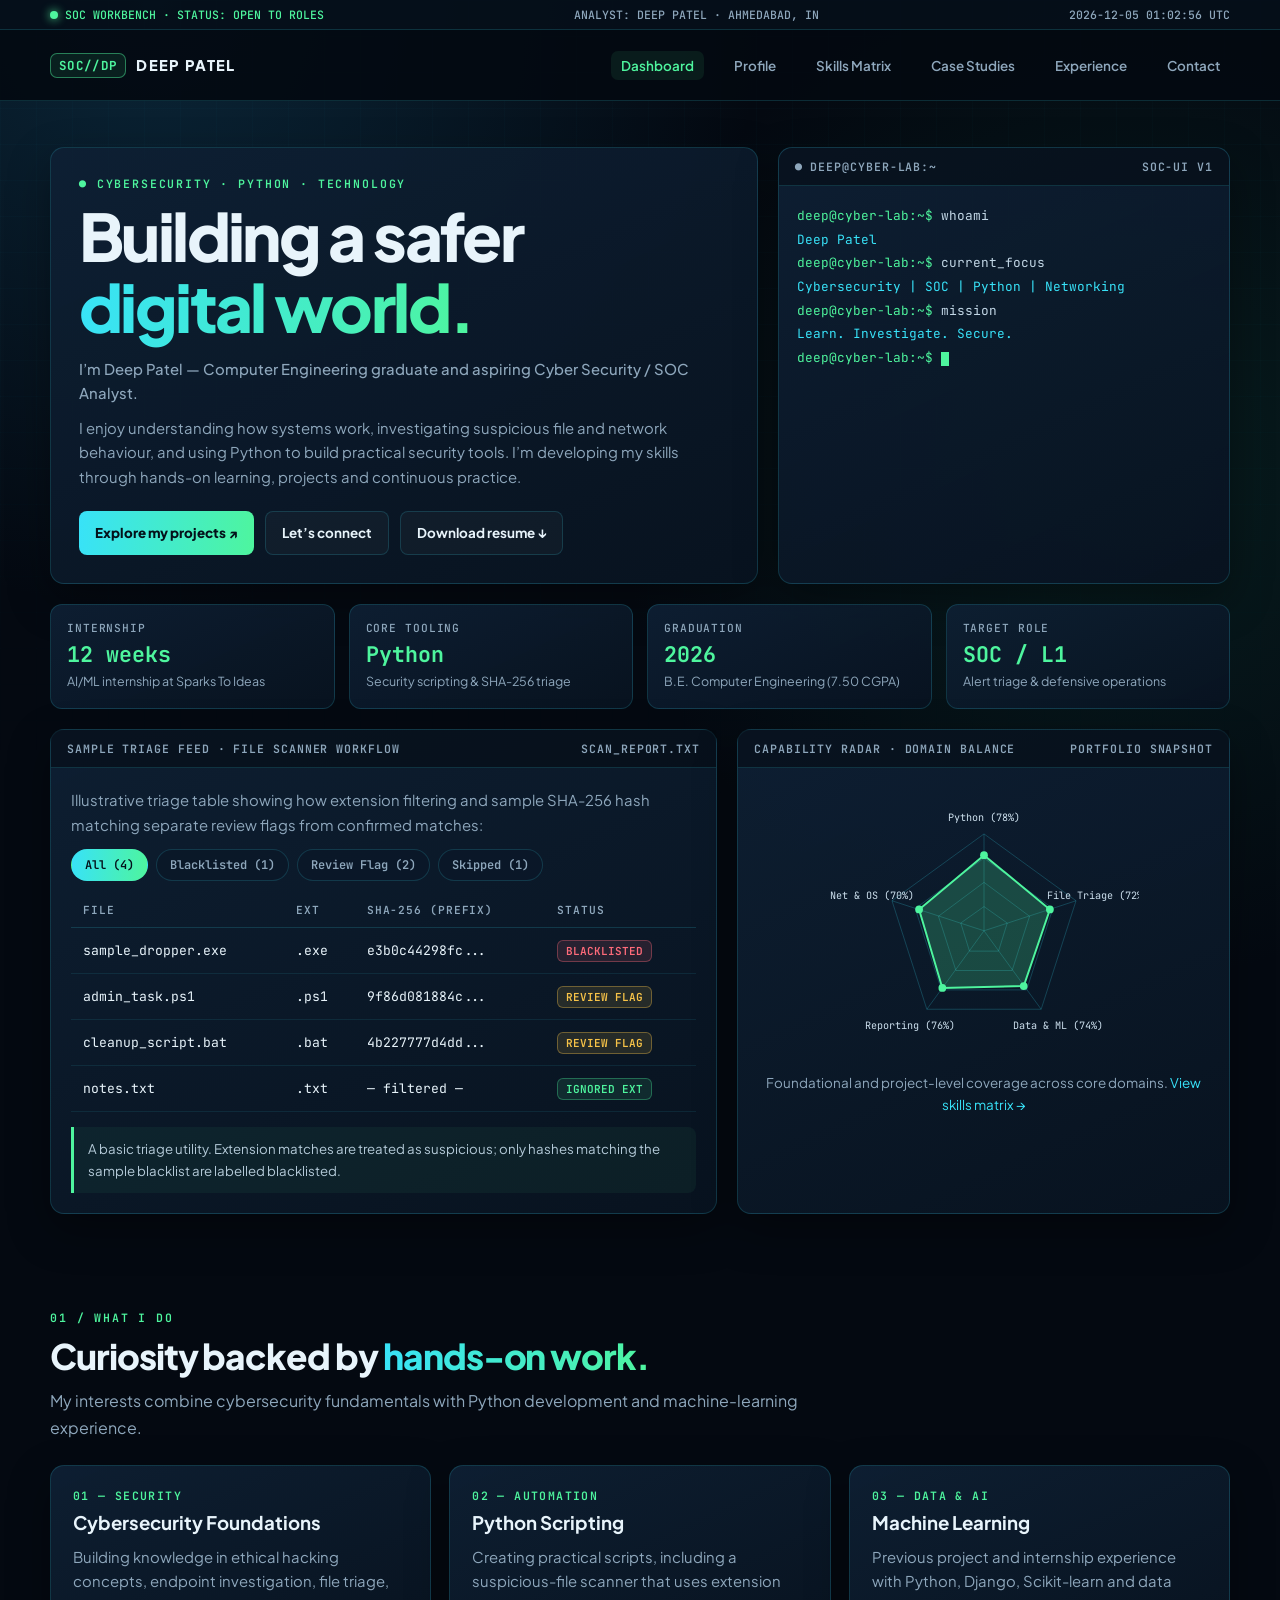
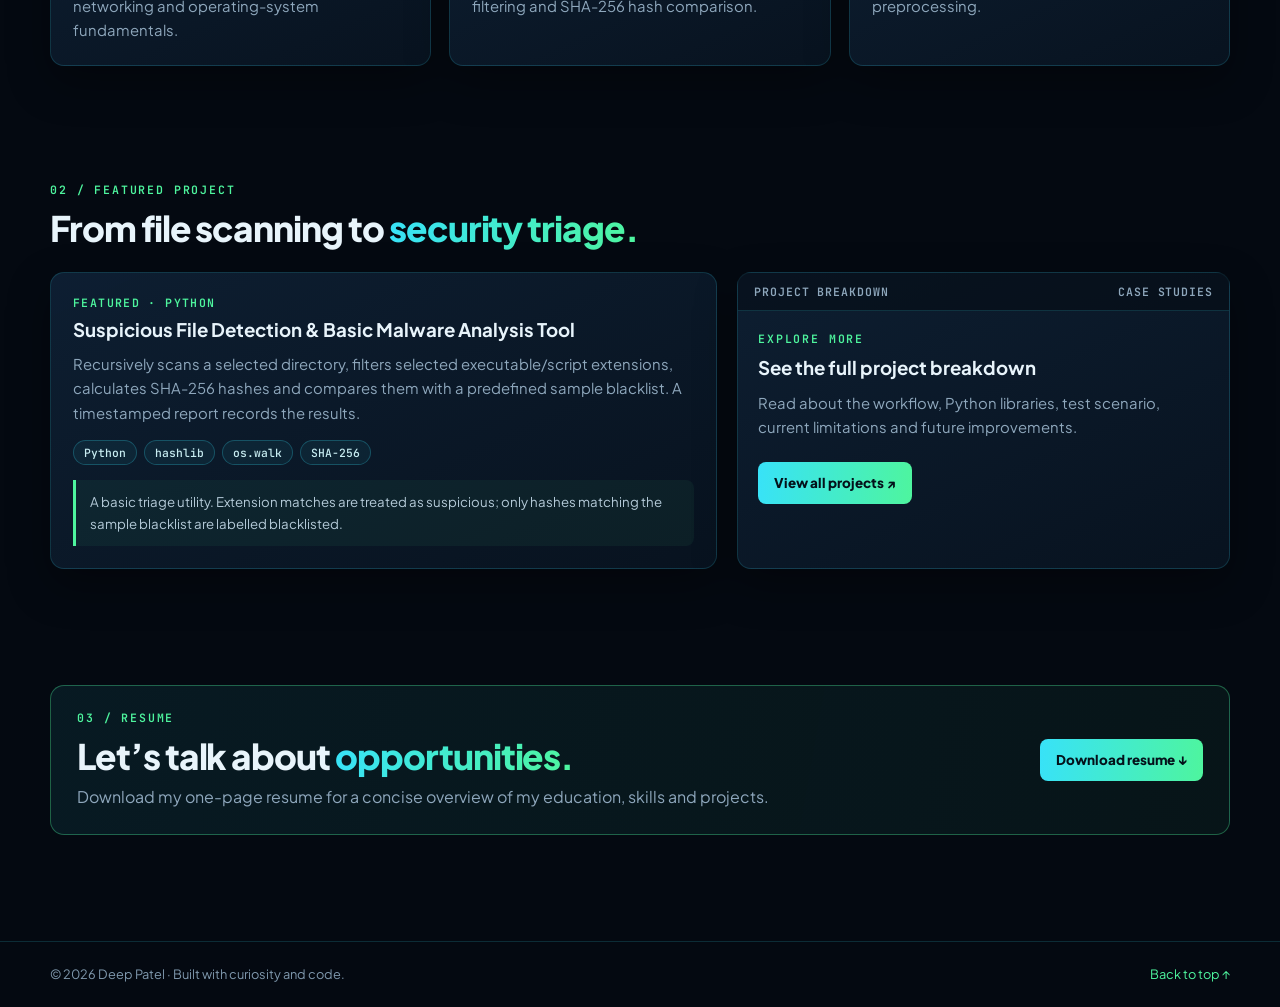
<file: index.html>
<!doctype html>
<html lang="en">
<head>
  <meta charset="utf-8">
  <meta name="viewport" content="width=device-width, initial-scale=1">
  <meta name="description" content="Deep Patel — Cybersecurity, Python and AI/ML portfolio.">
  <meta name="theme-color" content="#040911">
  <title>Cybersecurity Portfolio | Deep Patel</title>
  <link rel="stylesheet" href="assets/style.css">
</head>
<body>
<div class="page-enter">
<div class="soc-topbar">
  <div class="wrap soc-topbar-inner">
    <span class="status-pill"><span class="pulse-dot"></span>SOC WORKBENCH · STATUS: OPEN TO ROLES</span>
    <span>ANALYST: DEEP PATEL · AHMEDABAD, IN</span>
    <span id="soc-clock">2026-11-26 12:00:00 UTC</span>
  </div>
</div>
<header class="site-header"><div class="wrap nav">
  <a class="brand" href="index.html"><span class="brand-mark">SOC//DP</span>DEEP PATEL</a>
  <button class="menu-toggle" aria-label="Open navigation" aria-expanded="false">☰</button>
  <ul class="nav-links">
    <li><a href="index.html">Dashboard</a></li>
    <li><a href="about.html">Profile</a></li>
    <li><a href="skills.html">Skills Matrix</a></li>
    <li><a href="projects.html">Case Studies</a></li>
    <li><a href="experience.html">Experience</a></li>
    <li><a href="contact.html">Contact</a></li>
  </ul>
</div></header>
<main>
  <section class="dashboard-hero">
    <div class="wrap">
      <div class="dash-top-grid">
        <div class="soc-panel hero-card reveal">
          <div>
            <div class="kicker">● Cybersecurity · Python · Technology</div>
            <h1>Building a safer<br><span class="gradient">digital world.</span></h1>
            <p class="lead" style="margin-top:14px">I&rsquo;m Deep Patel — Computer Engineering graduate and aspiring Cyber Security / SOC Analyst.</p>
            <p class="muted" style="margin-top:10px;font-size:0.93rem">I enjoy understanding how systems work, investigating suspicious file and network behaviour, and using Python to build practical security tools. I&rsquo;m developing my skills through hands-on learning, projects and continuous practice.</p>
          </div>
          <div class="actions">
            <a class="btn btn-primary" href="projects.html">Explore my projects ↗</a>
            <a class="btn" href="contact.html">Let&rsquo;s connect</a>
            <a class="btn" href="resume.pdf" download>Download resume ↓</a>
          </div>
        </div>

        <div class="terminal reveal">
          <div class="soc-panel-head">
            <span>● deep@cyber-lab:~</span>
            <span>SOC-UI v1</span>
          </div>
          <div class="terminal-body">
            <span class="prompt">deep@cyber-lab:~$</span> whoami<br><span class="term-cyan">Deep Patel</span><br>
            <span class="prompt">deep@cyber-lab:~$</span> current_focus<br><span class="term-cyan" data-typing="Cybersecurity | SOC | Python | Networking"></span><br>
            <span class="prompt">deep@cyber-lab:~$</span> mission<br><span class="term-cyan">Learn. Investigate. Secure.</span><br>
            <span class="prompt">deep@cyber-lab:~$</span> <span class="cursor"></span>
          </div>
        </div>
      </div>

      <div class="kpi-strip stagger">
        <div class="kpi-box">
          <div class="kpi-label">INTERNSHIP</div>
          <div class="kpi-value">12 weeks</div>
          <div class="kpi-sub">AI/ML internship at Sparks To Ideas</div>
        </div>
        <div class="kpi-box">
          <div class="kpi-label">CORE TOOLING</div>
          <div class="kpi-value">Python</div>
          <div class="kpi-sub">Security scripting &amp; SHA-256 triage</div>
        </div>
        <div class="kpi-box">
          <div class="kpi-label">GRADUATION</div>
          <div class="kpi-value">2026</div>
          <div class="kpi-sub">B.E. Computer Engineering (7.50 CGPA)</div>
        </div>
        <div class="kpi-box">
          <div class="kpi-label">TARGET ROLE</div>
          <div class="kpi-value">SOC / L1</div>
          <div class="kpi-sub">Alert triage &amp; defensive operations</div>
        </div>
      </div>

      <div class="dash-main-grid">
        <div class="soc-panel reveal">
          <div class="soc-panel-head">
            <span>SAMPLE TRIAGE FEED · FILE SCANNER WORKFLOW</span>
            <span>SCAN_REPORT.TXT</span>
          </div>
          <div class="soc-panel-body">
            <p style="margin-top:0;margin-bottom:12px">Illustrative triage table showing how extension filtering and sample SHA-256 hash matching separate review flags from confirmed matches:</p>
            <div class="filter-bar" style="margin-bottom:12px" role="group" aria-label="Filter sample triage rows">
              <button class="filter-btn active" type="button" data-triage-filter="all">All (4)</button>
              <button class="filter-btn" type="button" data-triage-filter="high">Blacklisted (1)</button>
              <button class="filter-btn" type="button" data-triage-filter="med">Review Flag (2)</button>
              <button class="filter-btn" type="button" data-triage-filter="clean">Skipped (1)</button>
            </div>
            <div class="triage-table-wrap">
              <table class="triage-table">
                <thead>
                  <tr>
                    <th>File</th>
                    <th>Ext</th>
                    <th>SHA-256 (Prefix)</th>
                    <th>Status</th>
                  </tr>
                </thead>
                <tbody>
                  <tr data-triage-row="high">
                    <td><code>sample_dropper.exe</code></td>
                    <td><code>.exe</code></td>
                    <td><code>e3b0c44298fc...</code></td>
                    <td><span class="sev-badge sev-high">Blacklisted</span></td>
                  </tr>
                  <tr data-triage-row="med">
                    <td><code>admin_task.ps1</code></td>
                    <td><code>.ps1</code></td>
                    <td><code>9f86d081884c...</code></td>
                    <td><span class="sev-badge sev-med">Review Flag</span></td>
                  </tr>
                  <tr data-triage-row="med">
                    <td><code>cleanup_script.bat</code></td>
                    <td><code>.bat</code></td>
                    <td><code>4b227777d4dd...</code></td>
                    <td><span class="sev-badge sev-med">Review Flag</span></td>
                  </tr>
                  <tr data-triage-row="clean">
                    <td><code>notes.txt</code></td>
                    <td><code>.txt</code></td>
                    <td><code>— filtered —</code></td>
                    <td><span class="sev-badge sev-clean">Ignored Ext</span></td>
                  </tr>
                </tbody>
              </table>
            </div>
            <div class="callout">A basic triage utility. Extension matches are treated as suspicious; only hashes matching the sample blacklist are labelled blacklisted.</div>
          </div>
        </div>

        <div class="soc-panel reveal">
          <div class="soc-panel-head">
            <span>CAPABILITY RADAR · DOMAIN BALANCE</span>
            <span>PORTFOLIO SNAPSHOT</span>
          </div>
          <div class="soc-panel-body">
            <div class="radar-wrap">
              <svg class="radar-svg" viewBox="0 0 320 270" role="img" aria-label="Capability radar across Python Scripting, File Triage, Networking and OS, Data and ML, and Reporting">
                <g stroke="rgba(56,226,248,0.22)" fill="none" stroke-width="1">
                  <polygon points="160,35 255,104 219,216 101,216 65,104" />
                  <polygon points="160,60 231,112 204,196 116,196 89,112" />
                  <polygon points="160,85 207,120 189,176 131,176 113,120" />
                  <polygon points="160,110 184,127 175,156 145,156 136,127" />
                  <line x1="160" y1="135" x2="160" y2="35" />
                  <line x1="160" y1="135" x2="255" y2="104" />
                  <line x1="160" y1="135" x2="219" y2="216" />
                  <line x1="160" y1="135" x2="101" y2="216" />
                  <line x1="160" y1="135" x2="65" y2="104" />
                </g>
                <polygon points="160,57 228,113 201,192 117,194 93,113" fill="rgba(78,245,158,0.22)" stroke="#4ef59e" stroke-width="2" />
                <g fill="#4ef59e">
                  <circle cx="160" cy="57" r="4" />
                  <circle cx="228" cy="113" r="4" />
                  <circle cx="201" cy="192" r="4" />
                  <circle cx="117" cy="194" r="4" />
                  <circle cx="93" cy="113" r="4" />
                </g>
                <g fill="#cde0ee" font-family="JetBrains Mono, monospace" font-size="10.5" text-anchor="middle">
                  <text x="160" y="22">Python (78%)</text>
                  <text x="278" y="102">File Triage (72%)</text>
                  <text x="236" y="236">Data &amp; ML (74%)</text>
                  <text x="84" y="236">Reporting (76%)</text>
                  <text x="44" y="102">Net &amp; OS (70%)</text>
                </g>
              </svg>
            </div>
            <p style="font-size:0.84rem;text-align:center;margin-top:6px">Foundational and project-level coverage across core domains. <a href="skills.html" style="color:var(--cyan)">View skills matrix →</a></p>
          </div>
        </div>
      </div>
    </div>
  </section>

  <section class="page-section">
    <div class="wrap">
      <div class="section-head reveal">
        <div class="kicker">01 / What I do</div>
        <h2>Curiosity backed by <span class="gradient">hands-on work.</span></h2>
        <p class="intro">My interests combine cybersecurity fundamentals with Python development and machine-learning experience.</p>
      </div>
      <div class="grid-3 stagger">
        <article class="card"><div class="card-index">01 — SECURITY</div><h3>Cybersecurity Foundations</h3><p>Building knowledge in ethical hacking concepts, endpoint investigation, file triage, networking and operating-system fundamentals.</p></article>
        <article class="card"><div class="card-index">02 — AUTOMATION</div><h3>Python Scripting</h3><p>Creating practical scripts, including a suspicious-file scanner that uses extension filtering and SHA-256 hash comparison.</p></article>
        <article class="card"><div class="card-index">03 — DATA &amp; AI</div><h3>Machine Learning</h3><p>Previous project and internship experience with Python, Django, Scikit-learn and data preprocessing.</p></article>
      </div>
    </div>
  </section>

  <section class="page-section">
    <div class="wrap">
      <div class="section-head reveal">
        <div class="kicker">02 / Featured project</div>
        <h2>From file scanning to <span class="gradient">security triage.</span></h2>
      </div>
      <div class="two-col">
        <article class="card reveal">
          <div class="card-index">FEATURED · PYTHON</div>
          <h3>Suspicious File Detection &amp; Basic Malware Analysis Tool</h3>
          <p>Recursively scans a selected directory, filters selected executable/script extensions, calculates SHA-256 hashes and compares them with a predefined sample blacklist. A timestamped report records the results.</p>
          <div class="tags"><span class="tag">Python</span><span class="tag">hashlib</span><span class="tag">os.walk</span><span class="tag">SHA-256</span></div>
          <div class="callout">A basic triage utility. Extension matches are treated as suspicious; only hashes matching the sample blacklist are labelled blacklisted.</div>
        </article>
        <div class="soc-panel reveal">
          <div class="soc-panel-head"><span>PROJECT BREAKDOWN</span><span>CASE STUDIES</span></div>
          <div class="soc-panel-body">
            <div class="kicker">Explore more</div>
            <h3>See the full project breakdown</h3>
            <p style="margin-top:10px">Read about the workflow, Python libraries, test scenario, current limitations and future improvements.</p>
            <div class="actions"><a class="btn btn-primary" href="projects.html">View all projects ↗</a></div>
          </div>
        </div>
      </div>
    </div>
  </section>

  <section class="page-section">
    <div class="wrap">
      <div class="resume-banner reveal">
        <div>
          <div class="kicker">03 / Resume</div>
          <h2>Let&rsquo;s talk about <span class="gradient">opportunities.</span></h2>
          <p style="color:var(--muted);margin-top:7px">Download my one-page resume for a concise overview of my education, skills and projects.</p>
        </div>
        <a class="btn btn-primary" href="resume.pdf" download>Download resume ↓</a>
      </div>
    </div>
  </section>
</main>
<footer class="site-footer"><div class="wrap footer-inner">
  <span>© <span data-year></span> Deep Patel · Built with curiosity and code.</span>
  <span><a href="index.html">Back to top ↑</a></span>
</div></footer>
<script src="assets/script.js"></script>
</div>
</body>
</html>
</file>
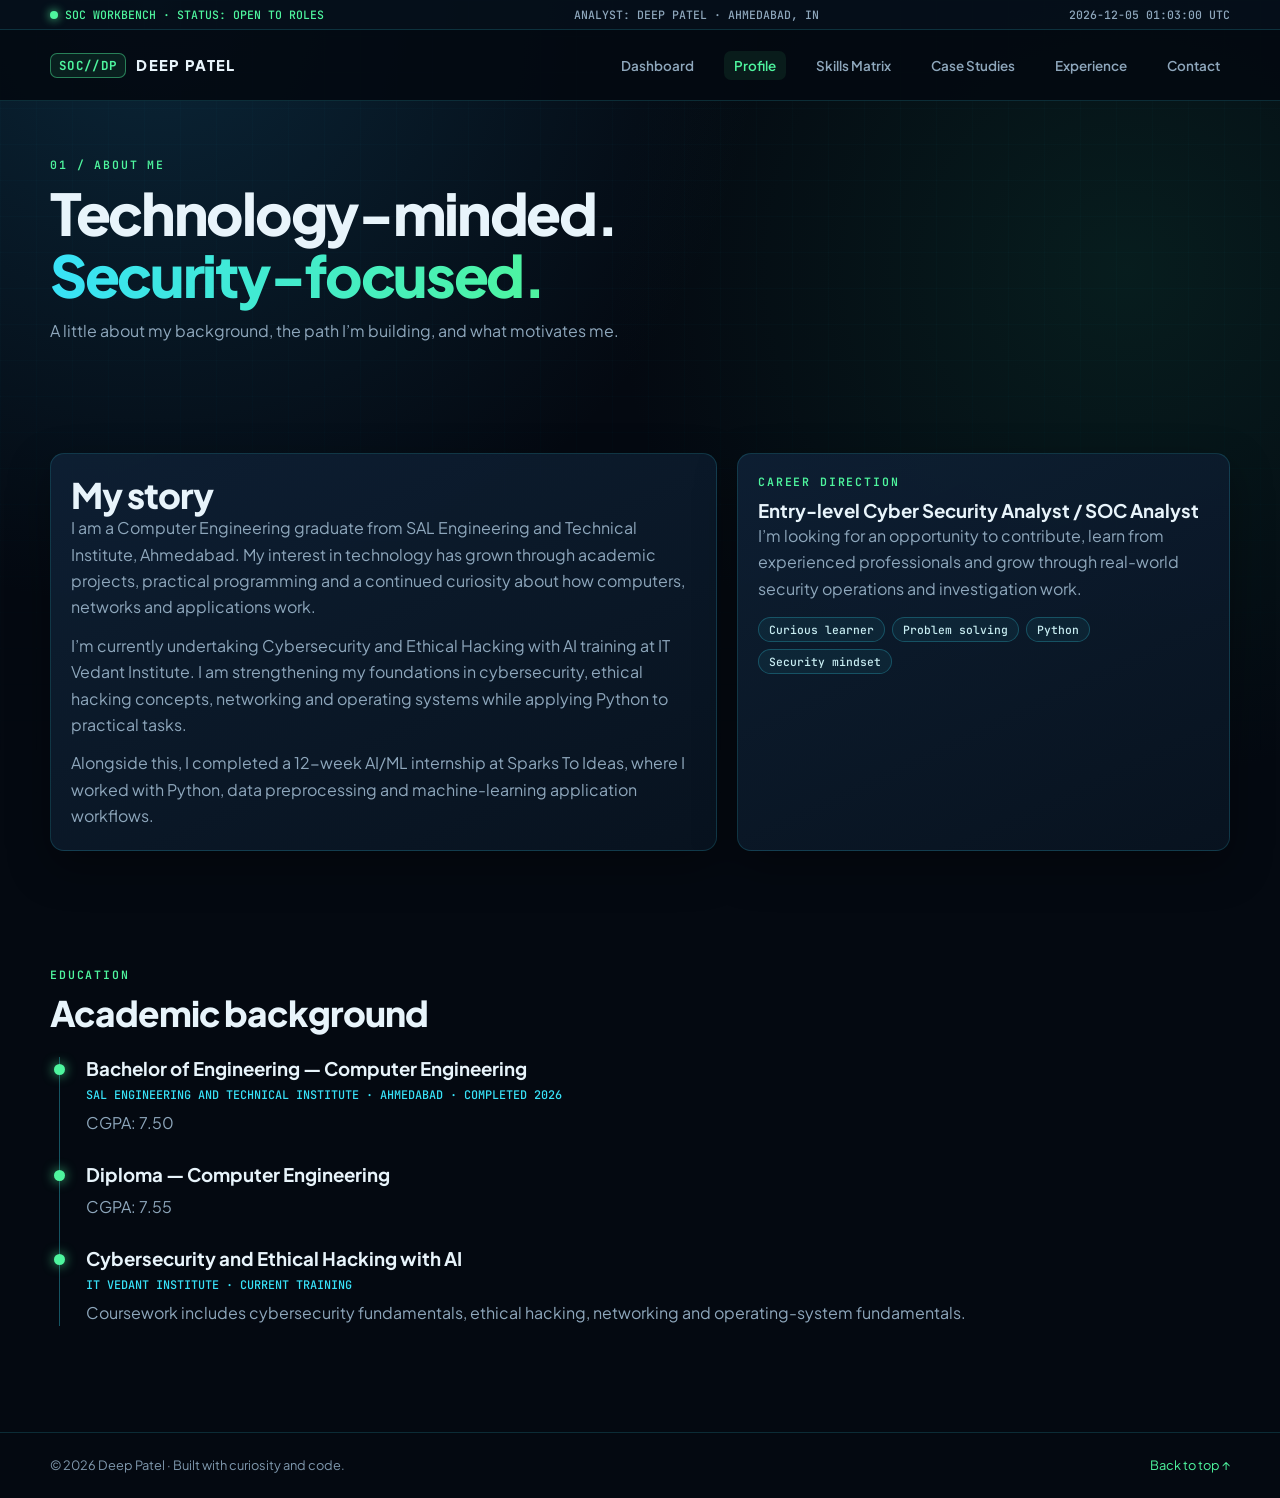
<file: about.html>
<!doctype html>
<html lang="en">
<head>
  <meta charset="utf-8">
  <meta name="viewport" content="width=device-width, initial-scale=1">
  <meta name="description" content="Deep Patel — Cybersecurity, Python and AI/ML portfolio.">
  <meta name="theme-color" content="#040911">
  <title>About | Deep Patel</title>
  <link rel="stylesheet" href="assets/style.css">
</head>
<body>
<div class="page-enter">
<div class="soc-topbar">
  <div class="wrap soc-topbar-inner">
    <span class="status-pill"><span class="pulse-dot"></span>SOC WORKBENCH · STATUS: OPEN TO ROLES</span>
    <span>ANALYST: DEEP PATEL · AHMEDABAD, IN</span>
    <span id="soc-clock">2026-11-26 12:00:00 UTC</span>
  </div>
</div>
<header class="site-header"><div class="wrap nav">
  <a class="brand" href="index.html"><span class="brand-mark">SOC//DP</span>DEEP PATEL</a>
  <button class="menu-toggle" aria-label="Open navigation" aria-expanded="false">☰</button>
  <ul class="nav-links">
    <li><a href="index.html">Dashboard</a></li>
    <li><a href="about.html">Profile</a></li>
    <li><a href="skills.html">Skills Matrix</a></li>
    <li><a href="projects.html">Case Studies</a></li>
    <li><a href="experience.html">Experience</a></li>
    <li><a href="contact.html">Contact</a></li>
  </ul>
</div></header>
<main>
  <section class="page-hero">
    <div class="wrap reveal">
      <div class="kicker">01 / About me</div>
      <h1>Technology-minded.<br><span class="gradient">Security-focused.</span></h1>
      <p class="intro">A little about my background, the path I&rsquo;m building, and what motivates me.</p>
    </div>
  </section>

  <section class="page-section">
    <div class="wrap two-col">
      <article class="panel reveal">
        <h2>My story</h2>
        <p>I am a Computer Engineering graduate from SAL Engineering and Technical Institute, Ahmedabad. My interest in technology has grown through academic projects, practical programming and a continued curiosity about how computers, networks and applications work.</p>
        <p>I&rsquo;m currently undertaking Cybersecurity and Ethical Hacking with AI training at IT Vedant Institute. I am strengthening my foundations in cybersecurity, ethical hacking concepts, networking and operating systems while applying Python to practical tasks.</p>
        <p>Alongside this, I completed a 12-week AI/ML internship at Sparks To Ideas, where I worked with Python, data preprocessing and machine-learning application workflows.</p>
      </article>
      <aside class="panel reveal">
        <div class="kicker">Career direction</div>
        <h3>Entry-level Cyber Security Analyst / SOC Analyst</h3>
        <p>I&rsquo;m looking for an opportunity to contribute, learn from experienced professionals and grow through real-world security operations and investigation work.</p>
        <div class="tags"><span class="tag">Curious learner</span><span class="tag">Problem solving</span><span class="tag">Python</span><span class="tag">Security mindset</span></div>
      </aside>
    </div>
  </section>

  <section class="page-section">
    <div class="wrap">
      <div class="section-head reveal">
        <div class="kicker">Education</div>
        <h2>Academic background</h2>
      </div>
      <div class="timeline">
        <div class="timeline-item reveal">
          <h3>Bachelor of Engineering — Computer Engineering</h3>
          <div class="meta">SAL ENGINEERING AND TECHNICAL INSTITUTE · AHMEDABAD · COMPLETED 2026</div>
          <p>CGPA: 7.50</p>
        </div>
        <div class="timeline-item reveal">
          <h3>Diploma — Computer Engineering</h3>
          <p>CGPA: 7.55</p>
        </div>
        <div class="timeline-item reveal">
          <h3>Cybersecurity and Ethical Hacking with AI</h3>
          <div class="meta">IT VEDANT INSTITUTE · CURRENT TRAINING</div>
          <p>Coursework includes cybersecurity fundamentals, ethical hacking, networking and operating-system fundamentals.</p>
        </div>
      </div>
    </div>
  </section>
</main>
<footer class="site-footer"><div class="wrap footer-inner">
  <span>© <span data-year></span> Deep Patel · Built with curiosity and code.</span>
  <span><a href="index.html">Back to top ↑</a></span>
</div></footer>
<script src="assets/script.js"></script>
</div>
</body>
</html>
</file>
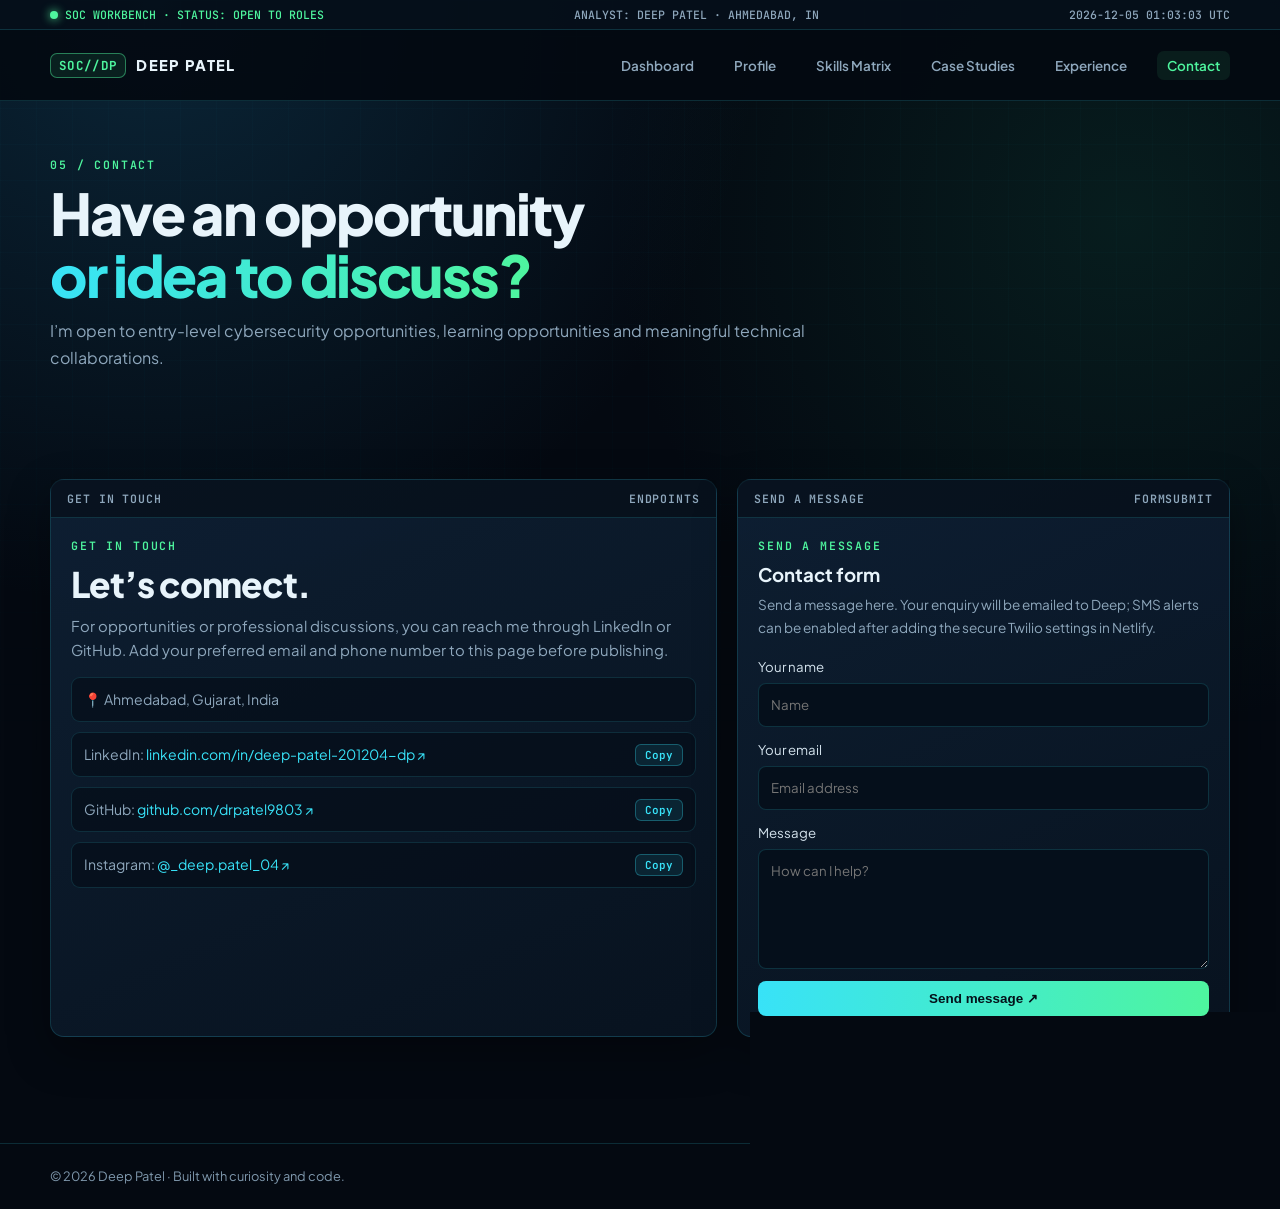
<file: contact.html>
<!doctype html>
<html lang="en">
<head>
  <meta charset="utf-8">
  <meta name="viewport" content="width=device-width, initial-scale=1">
  <meta name="description" content="Deep Patel — Cybersecurity, Python and AI/ML portfolio.">
  <meta name="theme-color" content="#040911">
  <title>Contact | Deep Patel</title>
  <link rel="stylesheet" href="assets/style.css">
</head>
<body>
<div class="page-enter">
<div class="soc-topbar">
  <div class="wrap soc-topbar-inner">
    <span class="status-pill"><span class="pulse-dot"></span>SOC WORKBENCH · STATUS: OPEN TO ROLES</span>
    <span>ANALYST: DEEP PATEL · AHMEDABAD, IN</span>
    <span id="soc-clock">2026-11-26 12:00:00 UTC</span>
  </div>
</div>
<header class="site-header"><div class="wrap nav">
  <a class="brand" href="index.html"><span class="brand-mark">SOC//DP</span>DEEP PATEL</a>
  <button class="menu-toggle" aria-label="Open navigation" aria-expanded="false">☰</button>
  <ul class="nav-links">
    <li><a href="index.html">Dashboard</a></li>
    <li><a href="about.html">Profile</a></li>
    <li><a href="skills.html">Skills Matrix</a></li>
    <li><a href="projects.html">Case Studies</a></li>
    <li><a href="experience.html">Experience</a></li>
    <li><a href="contact.html">Contact</a></li>
  </ul>
</div></header>
<main>
  <section class="page-hero">
    <div class="wrap reveal">
      <div class="kicker">05 / Contact</div>
      <h1>Have an opportunity<br><span class="gradient">or idea to discuss?</span></h1>
      <p class="intro">I&rsquo;m open to entry-level cybersecurity opportunities, learning opportunities and meaningful technical collaborations.</p>
    </div>
  </section>

  <section class="page-section">
    <div class="wrap two-col">
      <div class="soc-panel reveal">
        <div class="soc-panel-head"><span>GET IN TOUCH</span><span>ENDPOINTS</span></div>
        <div class="soc-panel-body">
          <div class="kicker">Get in touch</div>
          <h2>Let&rsquo;s connect.</h2>
          <p>For opportunities or professional discussions, you can reach me through LinkedIn or GitHub. Add your preferred email and phone number to this page before publishing.</p>
          <ul class="contact-list">
            <li><span>📍 Ahmedabad, Gujarat, India</span></li>
            <li>
              <span>LinkedIn: <a href="https://www.linkedin.com/in/deep-patel-201204-dp" target="_blank" rel="noopener">linkedin.com/in/deep-patel-201204-dp ↗</a></span>
              <button class="copy-btn" type="button" data-copy="none" data-copy-text="https://www.linkedin.com/in/deep-patel-201204-dp">Copy</button>
            </li>
            <li>
              <span>GitHub: <a href="https://github.com/drpatel9803" target="_blank" rel="noopener">github.com/drpatel9803 ↗</a></span>
              <button class="copy-btn" type="button" data-copy="none" data-copy-text="https://github.com/drpatel9803">Copy</button>
            </li>
            <li>
              <span>Instagram: <a href="https://www.instagram.com/_deep.patel_04/" target="_blank" rel="noopener">@_deep.patel_04 ↗</a></span>
              <button class="copy-btn" type="button" data-copy="none" data-copy-text="@_deep.patel_04">Copy</button>
            </li>
          </ul>
        </div>
      </div>
      <div class="soc-panel reveal">
        <div class="soc-panel-head"><span>SEND A MESSAGE</span><span>FORMSUBMIT</span></div>
        <div class="soc-panel-body">
          <div class="kicker">Send a message</div>
          <h3>Contact form</h3>
          <p style="margin:7px 0 17px;color:var(--muted);font-size:.85rem">Send a message here. Your enquiry will be emailed to Deep; SMS alerts can be enabled after adding the secure Twilio settings in Netlify.</p>
          <form id="contact-form">
            <input type="hidden" name="_subject" value="New portfolio enquiry — Deep Patel">
            <input type="text" name="_honey" style="display:none" tabindex="-1" autocomplete="off">
            <label>Your name<input type="text" name="name" placeholder="Name" required maxlength="100"></label>
            <label>Your email<input type="email" name="email" placeholder="Email address" required maxlength="200"></label>
            <label>Message<textarea name="message" placeholder="How can I help?" required maxlength="5000"></textarea></label>
            <button class="btn btn-primary" id="contact-submit" type="submit">Send message ↗</button>
            <p id="contact-status" class="callout" role="status" aria-live="polite" style="display:none"></p>
          </form>
        </div>
      </div>
    </div>
  </section>
</main>
<footer class="site-footer"><div class="wrap footer-inner">
  <span>© <span data-year></span> Deep Patel · Built with curiosity and code.</span>
  <span><a href="index.html">Back to top ↑</a></span>
</div></footer>
<script src="assets/script.js"></script>
</div>
</body>
</html>
</file>
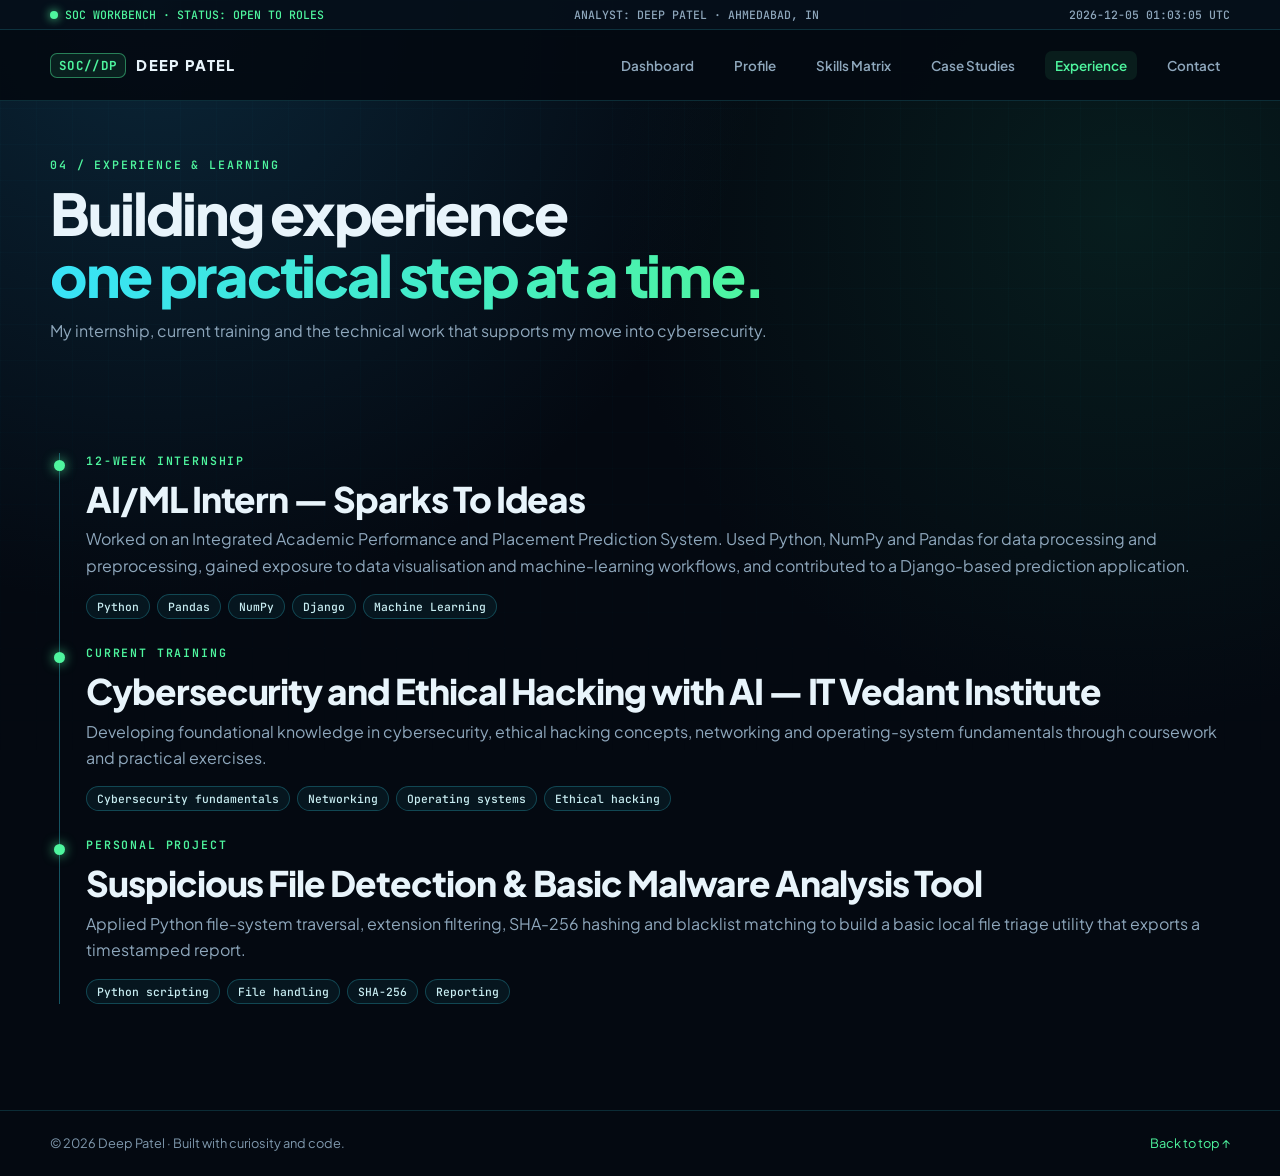
<file: experience.html>
<!doctype html>
<html lang="en">
<head>
  <meta charset="utf-8">
  <meta name="viewport" content="width=device-width, initial-scale=1">
  <meta name="description" content="Deep Patel — Cybersecurity, Python and AI/ML portfolio.">
  <meta name="theme-color" content="#040911">
  <title>Experience | Deep Patel</title>
  <link rel="stylesheet" href="assets/style.css">
</head>
<body>
<div class="page-enter">
<div class="soc-topbar">
  <div class="wrap soc-topbar-inner">
    <span class="status-pill"><span class="pulse-dot"></span>SOC WORKBENCH · STATUS: OPEN TO ROLES</span>
    <span>ANALYST: DEEP PATEL · AHMEDABAD, IN</span>
    <span id="soc-clock">2026-11-26 12:00:00 UTC</span>
  </div>
</div>
<header class="site-header"><div class="wrap nav">
  <a class="brand" href="index.html"><span class="brand-mark">SOC//DP</span>DEEP PATEL</a>
  <button class="menu-toggle" aria-label="Open navigation" aria-expanded="false">☰</button>
  <ul class="nav-links">
    <li><a href="index.html">Dashboard</a></li>
    <li><a href="about.html">Profile</a></li>
    <li><a href="skills.html">Skills Matrix</a></li>
    <li><a href="projects.html">Case Studies</a></li>
    <li><a href="experience.html">Experience</a></li>
    <li><a href="contact.html">Contact</a></li>
  </ul>
</div></header>
<main>
  <section class="page-hero">
    <div class="wrap reveal">
      <div class="kicker">04 / Experience &amp; learning</div>
      <h1>Building experience<br><span class="gradient">one practical step at a time.</span></h1>
      <p class="intro">My internship, current training and the technical work that supports my move into cybersecurity.</p>
    </div>
  </section>

  <section class="page-section">
    <div class="wrap">
      <div class="timeline">
        <div class="timeline-item reveal">
          <div class="kicker">12-WEEK INTERNSHIP</div>
          <h2>AI/ML Intern — Sparks To Ideas</h2>
          <p>Worked on an Integrated Academic Performance and Placement Prediction System. Used Python, NumPy and Pandas for data processing and preprocessing, gained exposure to data visualisation and machine-learning workflows, and contributed to a Django-based prediction application.</p>
          <div class="tags"><span class="tag">Python</span><span class="tag">Pandas</span><span class="tag">NumPy</span><span class="tag">Django</span><span class="tag">Machine Learning</span></div>
        </div>
        <div class="timeline-item reveal">
          <div class="kicker">CURRENT TRAINING</div>
          <h2>Cybersecurity and Ethical Hacking with AI — IT Vedant Institute</h2>
          <p>Developing foundational knowledge in cybersecurity, ethical hacking concepts, networking and operating-system fundamentals through coursework and practical exercises.</p>
          <div class="tags"><span class="tag">Cybersecurity fundamentals</span><span class="tag">Networking</span><span class="tag">Operating systems</span><span class="tag">Ethical hacking</span></div>
        </div>
        <div class="timeline-item reveal">
          <div class="kicker">PERSONAL PROJECT</div>
          <h2>Suspicious File Detection &amp; Basic Malware Analysis Tool</h2>
          <p>Applied Python file-system traversal, extension filtering, SHA-256 hashing and blacklist matching to build a basic local file triage utility that exports a timestamped report.</p>
          <div class="tags"><span class="tag">Python scripting</span><span class="tag">File handling</span><span class="tag">SHA-256</span><span class="tag">Reporting</span></div>
        </div>
      </div>
    </div>
  </section>
</main>
<footer class="site-footer"><div class="wrap footer-inner">
  <span>© <span data-year></span> Deep Patel · Built with curiosity and code.</span>
  <span><a href="index.html">Back to top ↑</a></span>
</div></footer>
<script src="assets/script.js"></script>
</div>
</body>
</html>
</file>
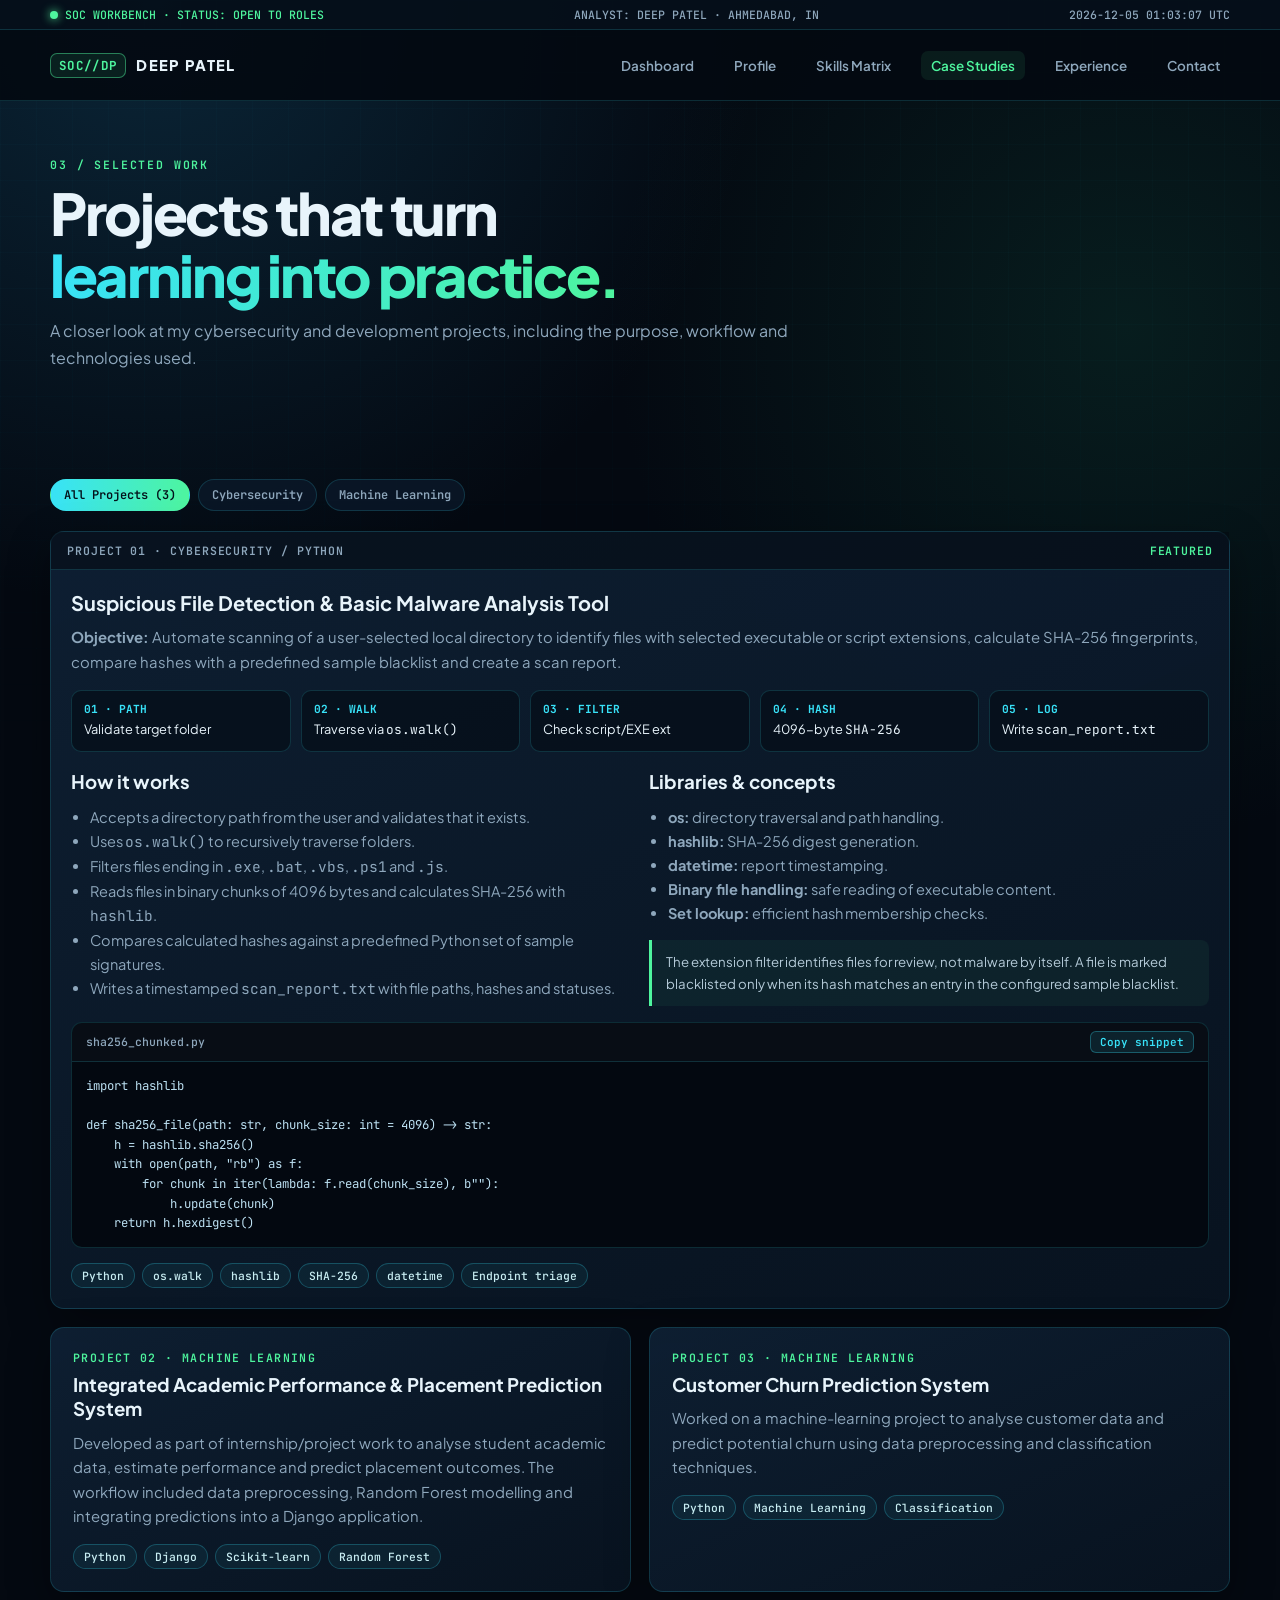
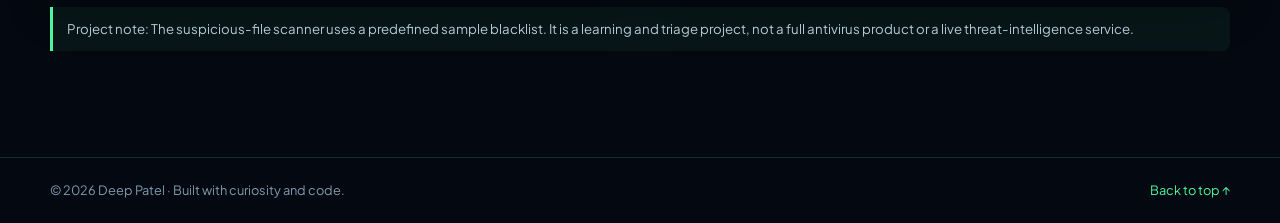
<file: projects.html>
<!doctype html>
<html lang="en">
<head>
  <meta charset="utf-8">
  <meta name="viewport" content="width=device-width, initial-scale=1">
  <meta name="description" content="Deep Patel — Cybersecurity, Python and AI/ML portfolio.">
  <meta name="theme-color" content="#040911">
  <title>Projects | Deep Patel</title>
  <link rel="stylesheet" href="assets/style.css">
</head>
<body>
<div class="page-enter">
<div class="soc-topbar">
  <div class="wrap soc-topbar-inner">
    <span class="status-pill"><span class="pulse-dot"></span>SOC WORKBENCH · STATUS: OPEN TO ROLES</span>
    <span>ANALYST: DEEP PATEL · AHMEDABAD, IN</span>
    <span id="soc-clock">2026-11-26 12:00:00 UTC</span>
  </div>
</div>
<header class="site-header"><div class="wrap nav">
  <a class="brand" href="index.html"><span class="brand-mark">SOC//DP</span>DEEP PATEL</a>
  <button class="menu-toggle" aria-label="Open navigation" aria-expanded="false">☰</button>
  <ul class="nav-links">
    <li><a href="index.html">Dashboard</a></li>
    <li><a href="about.html">Profile</a></li>
    <li><a href="skills.html">Skills Matrix</a></li>
    <li><a href="projects.html">Case Studies</a></li>
    <li><a href="experience.html">Experience</a></li>
    <li><a href="contact.html">Contact</a></li>
  </ul>
</div></header>
<main>
  <section class="page-hero">
    <div class="wrap reveal">
      <div class="kicker">03 / Selected work</div>
      <h1>Projects that turn<br><span class="gradient">learning into practice.</span></h1>
      <p class="intro">A closer look at my cybersecurity and development projects, including the purpose, workflow and technologies used.</p>
    </div>
  </section>

  <section class="page-section">
    <div class="wrap">
      <div class="filter-bar reveal" role="group" aria-label="Filter projects">
        <button class="filter-btn active" type="button" data-filter-btn="all">All Projects (3)</button>
        <button class="filter-btn" type="button" data-filter-btn="cybersecurity">Cybersecurity</button>
        <button class="filter-btn" type="button" data-filter-btn="ml">Machine Learning</button>
      </div>

      <article class="soc-panel reveal" style="margin-bottom:18px" data-category="cybersecurity">
        <div class="soc-panel-head">
          <span>PROJECT 01 · CYBERSECURITY / PYTHON</span>
          <span style="color:var(--green)">FEATURED</span>
        </div>
        <div class="soc-panel-body">
          <h3 style="font-size:1.25rem">Suspicious File Detection &amp; Basic Malware Analysis Tool</h3>
          <p><strong>Objective:</strong> Automate scanning of a user-selected local directory to identify files with selected executable or script extensions, calculate SHA-256 fingerprints, compare hashes with a predefined sample blacklist and create a scan report.</p>

          <div class="pipeline-strip">
            <div class="pipe-step"><strong>01 · PATH</strong>Validate target folder</div>
            <div class="pipe-step"><strong>02 · WALK</strong>Traverse via <code>os.walk()</code></div>
            <div class="pipe-step"><strong>03 · FILTER</strong>Check script/EXE ext</div>
            <div class="pipe-step"><strong>04 · HASH</strong>4096-byte <code>SHA-256</code></div>
            <div class="pipe-step"><strong>05 · LOG</strong>Write <code>scan_report.txt</code></div>
          </div>

          <div class="grid-2" style="margin-top:18px">
            <div>
              <h3>How it works</h3>
              <ul style="padding-left:19px;color:var(--muted);font-size:0.91rem;margin-top:10px">
                <li>Accepts a directory path from the user and validates that it exists.</li>
                <li>Uses <code>os.walk()</code> to recursively traverse folders.</li>
                <li>Filters files ending in <code>.exe</code>, <code>.bat</code>, <code>.vbs</code>, <code>.ps1</code> and <code>.js</code>.</li>
                <li>Reads files in binary chunks of 4096 bytes and calculates SHA-256 with <code>hashlib</code>.</li>
                <li>Compares calculated hashes against a predefined Python set of sample signatures.</li>
                <li>Writes a timestamped <code>scan_report.txt</code> with file paths, hashes and statuses.</li>
              </ul>
            </div>
            <div>
              <h3>Libraries &amp; concepts</h3>
              <ul style="padding-left:19px;color:var(--muted);font-size:0.91rem;margin-top:10px">
                <li><strong>os:</strong> directory traversal and path handling.</li>
                <li><strong>hashlib:</strong> SHA-256 digest generation.</li>
                <li><strong>datetime:</strong> report timestamping.</li>
                <li><strong>Binary file handling:</strong> safe reading of executable content.</li>
                <li><strong>Set lookup:</strong> efficient hash membership checks.</li>
              </ul>
              <div class="callout">The extension filter identifies files for review, not malware by itself. A file is marked blacklisted only when its hash matches an entry in the configured sample blacklist.</div>
            </div>
          </div>

          <div class="code-box">
            <div class="code-header">
              <span>sha256_chunked.py</span>
              <button class="copy-btn" type="button" data-copy="sha256-code">Copy snippet</button>
            </div>
            <pre class="snippet" id="sha256-code">import hashlib

def sha256_file(path: str, chunk_size: int = 4096) -> str:
    h = hashlib.sha256()
    with open(path, "rb") as f:
        for chunk in iter(lambda: f.read(chunk_size), b""):
            h.update(chunk)
    return h.hexdigest()</pre>
          </div>

          <div class="tags"><span class="tag">Python</span><span class="tag">os.walk</span><span class="tag">hashlib</span><span class="tag">SHA-256</span><span class="tag">datetime</span><span class="tag">Endpoint triage</span></div>
        </div>
      </article>

      <div class="grid-2">
        <article class="card reveal" data-category="ml">
          <div class="card-index">PROJECT 02 · MACHINE LEARNING</div>
          <h3>Integrated Academic Performance &amp; Placement Prediction System</h3>
          <p>Developed as part of internship/project work to analyse student academic data, estimate performance and predict placement outcomes. The workflow included data preprocessing, Random Forest modelling and integrating predictions into a Django application.</p>
          <div class="tags"><span class="tag">Python</span><span class="tag">Django</span><span class="tag">Scikit-learn</span><span class="tag">Random Forest</span></div>
        </article>
        <article class="card reveal" data-category="ml">
          <div class="card-index">PROJECT 03 · MACHINE LEARNING</div>
          <h3>Customer Churn Prediction System</h3>
          <p>Worked on a machine-learning project to analyse customer data and predict potential churn using data preprocessing and classification techniques.</p>
          <div class="tags"><span class="tag">Python</span><span class="tag">Machine Learning</span><span class="tag">Classification</span></div>
        </article>
      </div>
      <div class="callout reveal">Project note: The suspicious-file scanner uses a predefined sample blacklist. It is a learning and triage project, not a full antivirus product or a live threat-intelligence service.</div>
    </div>
  </section>
</main>
<footer class="site-footer"><div class="wrap footer-inner">
  <span>© <span data-year></span> Deep Patel · Built with curiosity and code.</span>
  <span><a href="index.html">Back to top ↑</a></span>
</div></footer>
<script src="assets/script.js"></script>
</div>
</body>
</html>
</file>
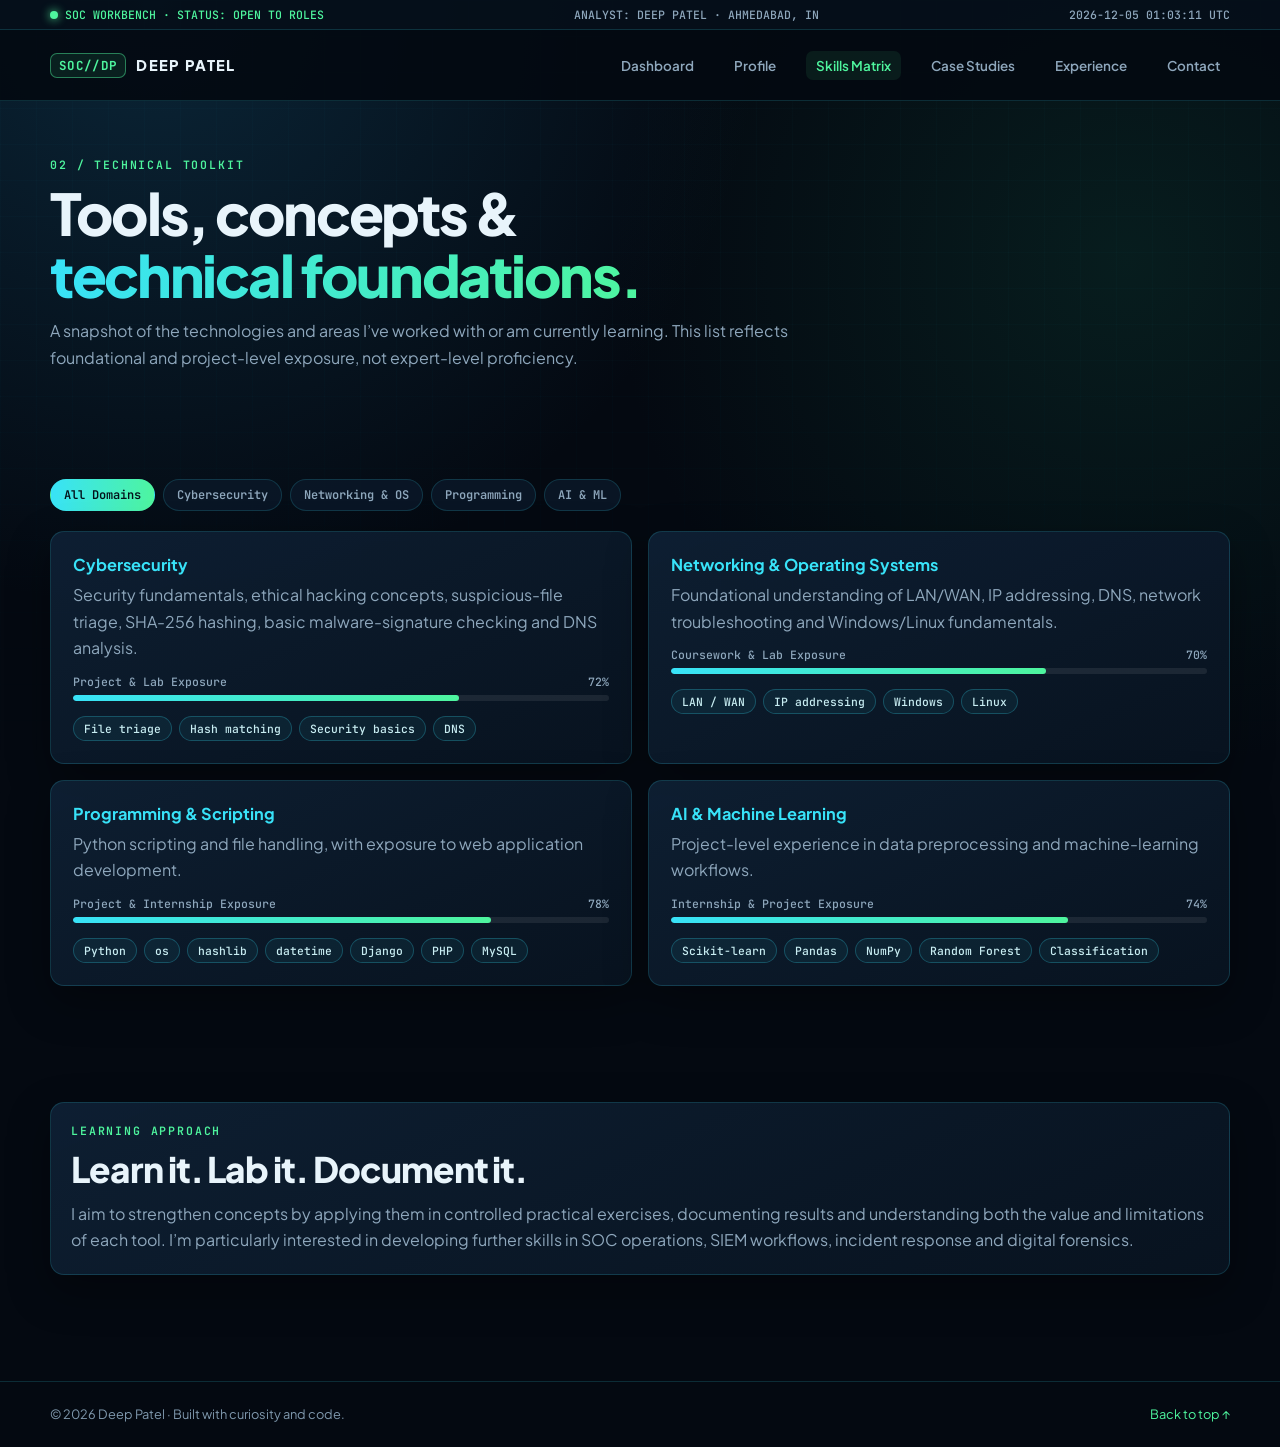
<file: skills.html>
<!doctype html>
<html lang="en">
<head>
  <meta charset="utf-8">
  <meta name="viewport" content="width=device-width, initial-scale=1">
  <meta name="description" content="Deep Patel — Cybersecurity, Python and AI/ML portfolio.">
  <meta name="theme-color" content="#040911">
  <title>Skills | Deep Patel</title>
  <link rel="stylesheet" href="assets/style.css">
</head>
<body>
<div class="page-enter">
<div class="soc-topbar">
  <div class="wrap soc-topbar-inner">
    <span class="status-pill"><span class="pulse-dot"></span>SOC WORKBENCH · STATUS: OPEN TO ROLES</span>
    <span>ANALYST: DEEP PATEL · AHMEDABAD, IN</span>
    <span id="soc-clock">2026-11-26 12:00:00 UTC</span>
  </div>
</div>
<header class="site-header"><div class="wrap nav">
  <a class="brand" href="index.html"><span class="brand-mark">SOC//DP</span>DEEP PATEL</a>
  <button class="menu-toggle" aria-label="Open navigation" aria-expanded="false">☰</button>
  <ul class="nav-links">
    <li><a href="index.html">Dashboard</a></li>
    <li><a href="about.html">Profile</a></li>
    <li><a href="skills.html">Skills Matrix</a></li>
    <li><a href="projects.html">Case Studies</a></li>
    <li><a href="experience.html">Experience</a></li>
    <li><a href="contact.html">Contact</a></li>
  </ul>
</div></header>
<main>
  <section class="page-hero">
    <div class="wrap reveal">
      <div class="kicker">02 / Technical toolkit</div>
      <h1>Tools, concepts &amp;<br><span class="gradient">technical foundations.</span></h1>
      <p class="intro">A snapshot of the technologies and areas I&rsquo;ve worked with or am currently learning. This list reflects foundational and project-level exposure, not expert-level proficiency.</p>
    </div>
  </section>

  <section class="page-section">
    <div class="wrap">
      <div class="filter-bar reveal" role="group" aria-label="Filter skills by domain">
        <button class="filter-btn active" type="button" data-filter-btn="all">All Domains</button>
        <button class="filter-btn" type="button" data-filter-btn="security">Cybersecurity</button>
        <button class="filter-btn" type="button" data-filter-btn="systems">Networking &amp; OS</button>
        <button class="filter-btn" type="button" data-filter-btn="code">Programming</button>
        <button class="filter-btn" type="button" data-filter-btn="ml">AI &amp; ML</button>
      </div>

      <div class="skill-grid stagger">
        <article class="skill-card" data-category="security">
          <h3>Cybersecurity</h3>
          <p class="muted">Security fundamentals, ethical hacking concepts, suspicious-file triage, SHA-256 hashing, basic malware-signature checking and DNS analysis.</p>
          <div class="proficiency-row"><span>Project &amp; Lab Exposure</span><span>72%</span></div>
          <div class="meter"><span style="width:72%"></span></div>
          <div class="tags"><span class="tag">File triage</span><span class="tag">Hash matching</span><span class="tag">Security basics</span><span class="tag">DNS</span></div>
        </article>

        <article class="skill-card" data-category="systems,security">
          <h3>Networking &amp; Operating Systems</h3>
          <p class="muted">Foundational understanding of LAN/WAN, IP addressing, DNS, network troubleshooting and Windows/Linux fundamentals.</p>
          <div class="proficiency-row"><span>Coursework &amp; Lab Exposure</span><span>70%</span></div>
          <div class="meter"><span style="width:70%"></span></div>
          <div class="tags"><span class="tag">LAN / WAN</span><span class="tag">IP addressing</span><span class="tag">Windows</span><span class="tag">Linux</span></div>
        </article>

        <article class="skill-card" data-category="code">
          <h3>Programming &amp; Scripting</h3>
          <p class="muted">Python scripting and file handling, with exposure to web application development.</p>
          <div class="proficiency-row"><span>Project &amp; Internship Exposure</span><span>78%</span></div>
          <div class="meter"><span style="width:78%"></span></div>
          <div class="tags"><span class="tag">Python</span><span class="tag">os</span><span class="tag">hashlib</span><span class="tag">datetime</span><span class="tag">Django</span><span class="tag">PHP</span><span class="tag">MySQL</span></div>
        </article>

        <article class="skill-card" data-category="ml,code">
          <h3>AI &amp; Machine Learning</h3>
          <p class="muted">Project-level experience in data preprocessing and machine-learning workflows.</p>
          <div class="proficiency-row"><span>Internship &amp; Project Exposure</span><span>74%</span></div>
          <div class="meter"><span style="width:74%"></span></div>
          <div class="tags"><span class="tag">Scikit-learn</span><span class="tag">Pandas</span><span class="tag">NumPy</span><span class="tag">Random Forest</span><span class="tag">Classification</span></div>
        </article>
      </div>
    </div>
  </section>

  <section class="page-section">
    <div class="wrap">
      <div class="panel reveal">
        <div class="kicker">Learning approach</div>
        <h2>Learn it. Lab it. Document it.</h2>
        <p style="margin-top:12px">I aim to strengthen concepts by applying them in controlled practical exercises, documenting results and understanding both the value and limitations of each tool. I&rsquo;m particularly interested in developing further skills in SOC operations, SIEM workflows, incident response and digital forensics.</p>
      </div>
    </div>
  </section>
</main>
<footer class="site-footer"><div class="wrap footer-inner">
  <span>© <span data-year></span> Deep Patel · Built with curiosity and code.</span>
  <span><a href="index.html">Back to top ↑</a></span>
</div></footer>
<script src="assets/script.js"></script>
</div>
</body>
</html>
</file>
<file: assets/style.css>
@import url('https://fonts.googleapis.com/css2?family=JetBrains+Mono:wght@400;500;600;700&family=Plus+Jakarta+Sans:wght@400;500;600;700;800&display=swap');

:root {
  --bg: #040911;
  --bg-elevated: #08121e;
  --panel: #0b1828;
  --panel-alt: #0e2034;
  --text: #e8f4fb;
  --muted: #8ea7bc;
  --cyan: #38e2f8;
  --green: #4ef59e;
  --amber: #f7c348;
  --red: #ff6b7a;
  --line: rgba(56, 226, 248, 0.16);
  --line-bright: rgba(78, 245, 158, 0.36);
  --max: 1180px;
}

* {
  box-sizing: border-box;
  margin: 0;
  padding: 0;
}

html {
  scroll-behavior: smooth;
  scroll-padding-top: 88px;
}

body {
  font-family: 'Plus Jakarta Sans', Arial, sans-serif;
  color: var(--text);
  background:
    radial-gradient(circle at 12% 0%, rgba(18, 72, 102, 0.45) 0%, transparent 38rem),
    radial-gradient(circle at 88% 18%, rgba(13, 66, 54, 0.35) 0%, transparent 32rem),
    var(--bg);
  line-height: 1.65;
  overflow-x: hidden;
}

body::before {
  content: "";
  position: fixed;
  inset: 0;
  z-index: -1;
  pointer-events: none;
  opacity: 0.22;
  background-image:
    linear-gradient(rgba(56, 226, 248, 0.09) 1px, transparent 1px),
    linear-gradient(90deg, rgba(56, 226, 248, 0.09) 1px, transparent 1px);
  background-size: 36px 36px;
  mask-image: linear-gradient(to bottom, #000 35%, transparent 95%);
}

a {
  color: inherit;
  text-decoration: none;
}

code, pre, .mono {
  font-family: 'JetBrains Mono', monospace;
}

.wrap {
  width: min(var(--max), calc(100% - 36px));
  margin: auto;
}

/* SOC Top Telemetry Strip & Nav */
.soc-topbar {
  background: rgba(6, 15, 26, 0.95);
  border-bottom: 1px solid var(--line);
  font: 500 0.72rem 'JetBrains Mono', monospace;
  color: var(--muted);
}

.soc-topbar-inner {
  display: flex;
  align-items: center;
  justify-content: space-between;
  gap: 14px;
  padding: 7px 0;
  flex-wrap: wrap;
}

.status-pill {
  display: inline-flex;
  align-items: center;
  gap: 7px;
  color: var(--green);
}

.pulse-dot {
  width: 8px;
  height: 8px;
  border-radius: 50%;
  background: var(--green);
  box-shadow: 0 0 10px var(--green);
  animation: pulse 2s infinite;
}

@keyframes pulse {
  0%, 100% { opacity: 1; transform: scale(1); }
  50% { opacity: 0.45; transform: scale(0.85); }
}

header.site-header {
  position: sticky;
  top: 0;
  z-index: 50;
  background: rgba(4, 9, 17, 0.9);
  backdrop-filter: blur(16px);
  border-bottom: 1px solid var(--line);
}

.nav {
  height: 70px;
  display: flex;
  align-items: center;
  justify-content: space-between;
  gap: 20px;
}

.brand {
  font-weight: 800;
  letter-spacing: 0.09em;
  font-size: 0.92rem;
  display: inline-flex;
  align-items: center;
  gap: 10px;
}

.brand-mark {
  display: inline-grid;
  place-items: center;
  color: var(--green);
  border: 1px solid rgba(78, 245, 158, 0.45);
  background: rgba(78, 245, 158, 0.09);
  border-radius: 7px;
  padding: 3px 8px;
  font: 700 0.78rem 'JetBrains Mono', monospace;
}

.nav-links {
  display: flex;
  align-items: center;
  gap: 20px;
  list-style: none;
}

.nav-links a {
  font-size: 0.84rem;
  font-weight: 600;
  color: var(--muted);
  padding: 6px 10px;
  border-radius: 7px;
  transition: color 0.2s ease, background 0.2s ease;
}

.nav-links a:hover,
.nav-links a.active {
  color: var(--green);
  background: rgba(78, 245, 158, 0.08);
}

.menu-toggle {
  display: none;
  background: var(--panel);
  border: 1px solid var(--line);
  color: var(--text);
  border-radius: 8px;
  padding: 7px 12px;
  font-size: 1.05rem;
  cursor: pointer;
}

/* Typography */
.kicker {
  font: 600 0.72rem 'JetBrains Mono', monospace;
  letter-spacing: 0.16em;
  text-transform: uppercase;
  color: var(--green);
  margin-bottom: 10px;
}

h1 {
  font-size: clamp(2.3rem, 5.4vw, 4.1rem);
  line-height: 1.08;
  letter-spacing: -0.04em;
  font-weight: 800;
}

h2 {
  font-size: clamp(1.55rem, 3.2vw, 2.2rem);
  line-height: 1.18;
  letter-spacing: -0.03em;
  font-weight: 800;
}

h3 {
  font-weight: 700;
  line-height: 1.3;
}

.gradient {
  background: linear-gradient(95deg, var(--cyan), var(--green));
  -webkit-background-clip: text;
  background-clip: text;
  color: transparent;
}

.muted { color: var(--muted); }
.lead { font-size: 1.08rem; color: #cde0ee; font-weight: 500; }
.intro { max-width: 760px; color: var(--muted); margin: 12px 0 24px; }

/* Buttons */
.actions {
  display: flex;
  gap: 11px;
  flex-wrap: wrap;
  margin-top: 22px;
}

.btn {
  display: inline-flex;
  align-items: center;
  justify-content: center;
  gap: 8px;
  padding: 10px 16px;
  border-radius: 8px;
  font-weight: 700;
  font-size: 0.84rem;
  border: 1px solid var(--line);
  background: rgba(255, 255, 255, 0.03);
  color: var(--text);
  cursor: pointer;
  transition: transform 0.2s ease, border-color 0.2s ease, box-shadow 0.2s ease;
}

.btn:hover {
  transform: translateY(-2px);
  border-color: var(--line-bright);
  box-shadow: 0 10px 25px rgba(0, 0, 0, 0.35);
}

.btn-primary {
  background: linear-gradient(95deg, var(--cyan), var(--green));
  color: #04111a;
  border: 0;
  font-weight: 800;
}

/* SOC Dashboard Panels & Cards */
.soc-panel,
.panel,
.card,
.skill-card,
.terminal {
  background: linear-gradient(155deg, rgba(14, 32, 52, 0.94), rgba(8, 19, 32, 0.97));
  border: 1px solid var(--line);
  border-radius: 14px;
  box-shadow: 0 16px 42px rgba(0, 0, 0, 0.34);
}

.soc-panel-head {
  display: flex;
  align-items: center;
  justify-content: space-between;
  gap: 10px;
  padding: 11px 16px;
  border-bottom: 1px solid var(--line);
  background: rgba(4, 10, 18, 0.55);
  font: 600 0.72rem 'JetBrains Mono', monospace;
  color: var(--muted);
  text-transform: uppercase;
  letter-spacing: 0.08em;
}

.soc-panel-body,
.panel {
  padding: 20px;
}

.panel p + p {
  margin-top: 12px;
}

.panel p {
  color: var(--muted);
}

/* Dashboard Hero Grid */
.dashboard-hero {
  padding: 46px 0 38px;
}

.dash-top-grid {
  display: grid;
  grid-template-columns: 1.22fr 0.78fr;
  gap: 20px;
  align-items: stretch;
}

.hero-card {
  padding: 28px;
  display: flex;
  flex-direction: column;
  justify-content: space-between;
}

.kpi-strip {
  display: grid;
  grid-template-columns: repeat(4, minmax(0, 1fr));
  gap: 14px;
  margin-top: 20px;
}

.kpi-box {
  background: linear-gradient(155deg, rgba(14, 32, 52, 0.92), rgba(8, 19, 32, 0.96));
  border: 1px solid var(--line);
  border-radius: 12px;
  padding: 16px;
}

.kpi-label {
  font: 500 0.7rem 'JetBrains Mono', monospace;
  color: var(--muted);
  text-transform: uppercase;
  letter-spacing: 0.08em;
}

.kpi-value {
  font: 700 1.35rem 'JetBrains Mono', monospace;
  color: var(--green);
  margin: 5px 0 3px;
}

.kpi-sub {
  font-size: 0.78rem;
  color: var(--muted);
}

/* Terminal */
.terminal {
  overflow: hidden;
  display: flex;
  flex-direction: column;
}

.terminal-body {
  padding: 18px;
  font: 0.8rem/1.85 'JetBrains Mono', monospace;
  color: #c2d7e6;
  flex: 1;
}

.prompt { color: var(--green); }
.term-cyan { color: var(--cyan); }
.term-amber { color: var(--amber); }

.cursor {
  display: inline-block;
  width: 8px;
  height: 14px;
  background: var(--green);
  vertical-align: middle;
  animation: blink 1s steps(2) infinite;
}

@keyframes blink { 50% { opacity: 0; } }

/* SOC Dashboard Interactive Triage Feed & Radar */
.dash-main-grid {
  display: grid;
  grid-template-columns: 1.15fr 0.85fr;
  gap: 20px;
  margin-top: 20px;
}

.triage-table-wrap {
  overflow-x: auto;
}

table.triage-table {
  width: 100%;
  border-collapse: collapse;
  font-size: 0.82rem;
}

table.triage-table th {
  text-align: left;
  padding: 10px 12px;
  font: 600 0.7rem 'JetBrains Mono', monospace;
  color: var(--muted);
  text-transform: uppercase;
  letter-spacing: 0.08em;
  border-bottom: 1px solid var(--line);
}

table.triage-table td {
  padding: 11px 12px;
  border-bottom: 1px solid rgba(56, 226, 248, 0.09);
  vertical-align: middle;
}

table.triage-table tr:hover td {
  background: rgba(56, 226, 248, 0.04);
}

.sev-badge {
  display: inline-block;
  padding: 3px 8px;
  border-radius: 6px;
  font: 600 0.69rem 'JetBrains Mono', monospace;
  text-transform: uppercase;
}

.sev-high {
  color: var(--red);
  background: rgba(255, 107, 122, 0.12);
  border: 1px solid rgba(255, 107, 122, 0.35);
}

.sev-med {
  color: var(--amber);
  background: rgba(247, 195, 72, 0.12);
  border: 1px solid rgba(247, 195, 72, 0.35);
}

.sev-clean {
  color: var(--green);
  background: rgba(78, 245, 158, 0.1);
  border: 1px solid rgba(78, 245, 158, 0.32);
}

.radar-wrap {
  display: flex;
  flex-direction: column;
  align-items: center;
  justify-content: center;
  padding: 12px 0 4px;
}

.radar-svg {
  width: 100%;
  max-width: 310px;
  height: auto;
}

/* Sections & Cards */
section.page-section {
  padding: 58px 0;
}

.page-hero {
  padding: 56px 0 26px;
}

.page-hero h1 {
  font-size: clamp(2.2rem, 5vw, 3.6rem);
}

.section-head {
  margin-bottom: 24px;
}

.grid-2 {
  display: grid;
  grid-template-columns: repeat(2, minmax(0, 1fr));
  gap: 18px;
}

.grid-3 {
  display: grid;
  grid-template-columns: repeat(3, minmax(0, 1fr));
  gap: 18px;
}

.two-col {
  display: grid;
  grid-template-columns: 1.15fr 0.85fr;
  gap: 20px;
}

.card,
.skill-card {
  padding: 22px;
  transition: transform 0.25s ease, border-color 0.25s ease, box-shadow 0.25s ease;
}

.card:hover,
.skill-card:hover {
  transform: translateY(-4px);
  border-color: var(--line-bright);
  box-shadow: 0 20px 48px rgba(0, 0, 0, 0.44);
}

.card p,
.soc-panel p {
  color: var(--muted);
  font-size: 0.93rem;
  margin-top: 9px;
}

.card ul {
  padding-left: 18px;
  color: var(--muted);
  font-size: 0.89rem;
  margin-top: 9px;
}

.card li { margin: 6px 0; }

.card-index {
  font: 600 0.72rem 'JetBrains Mono', monospace;
  color: var(--green);
  letter-spacing: 0.12em;
  margin-bottom: 8px;
}

.meta {
  font: 500 0.74rem 'JetBrains Mono', monospace;
  color: var(--cyan);
  margin-top: 6px;
}

/* Tags, Callouts & Filters */
.tags {
  display: flex;
  flex-wrap: wrap;
  gap: 7px;
  margin-top: 15px;
}

.tag {
  font: 500 0.71rem 'JetBrains Mono', monospace;
  color: #c8edf2;
  border: 1px solid rgba(56, 226, 248, 0.24);
  background: rgba(56, 226, 248, 0.06);
  border-radius: 999px;
  padding: 4px 10px;
}

.callout {
  border-left: 3px solid var(--green);
  padding: 11px 14px;
  margin-top: 15px;
  color: #b4cad8;
  background: rgba(78, 245, 158, 0.05);
  border-radius: 0 8px 8px 0;
  font-size: 0.83rem;
}

.filter-bar {
  display: flex;
  flex-wrap: wrap;
  gap: 8px;
  margin-bottom: 20px;
}

.filter-btn {
  font: 600 0.75rem 'JetBrains Mono', monospace;
  padding: 7px 13px;
  border-radius: 999px;
  border: 1px solid var(--line);
  background: rgba(11, 24, 40, 0.85);
  color: var(--muted);
  cursor: pointer;
  transition: all 0.2s ease;
}

.filter-btn:hover,
.filter-btn.active {
  color: #04111a;
  background: linear-gradient(95deg, var(--cyan), var(--green));
  border-color: transparent;
}

.skill-grid {
  display: grid;
  grid-template-columns: repeat(2, minmax(0, 1fr));
  gap: 16px;
}

.skill-card h3 {
  color: var(--cyan);
  font-size: 1.02rem;
  margin-bottom: 7px;
}

.proficiency-row {
  display: flex;
  align-items: center;
  justify-content: space-between;
  margin-top: 12px;
  font: 500 0.72rem 'JetBrains Mono', monospace;
  color: var(--muted);
}

.meter {
  height: 6px;
  margin-top: 6px;
  background: rgba(255, 255, 255, 0.08);
  border-radius: 99px;
  overflow: hidden;
}

.meter > span {
  display: block;
  height: 100%;
  background: linear-gradient(90deg, var(--cyan), var(--green));
  border-radius: 99px;
}

/* Code Box & Pipeline Flow */
.pipeline-strip {
  display: grid;
  grid-template-columns: repeat(5, minmax(0, 1fr));
  gap: 10px;
  margin: 16px 0;
}

.pipe-step {
  padding: 11px 12px;
  border: 1px solid var(--line);
  border-radius: 10px;
  background: rgba(5, 13, 23, 0.7);
  font-size: 0.8rem;
}

.pipe-step strong {
  display: block;
  font: 700 0.7rem 'JetBrains Mono', monospace;
  color: var(--cyan);
  margin-bottom: 3px;
}

.code-box {
  margin-top: 16px;
  border: 1px solid var(--line);
  border-radius: 11px;
  background: #030810;
  overflow: hidden;
}

.code-header {
  display: flex;
  align-items: center;
  justify-content: space-between;
  padding: 8px 14px;
  border-bottom: 1px solid var(--line);
  background: rgba(255, 255, 255, 0.02);
  font: 500 0.72rem 'JetBrains Mono', monospace;
  color: var(--muted);
}

.copy-btn {
  background: rgba(56, 226, 248, 0.1);
  border: 1px solid rgba(56, 226, 248, 0.3);
  color: var(--cyan);
  border-radius: 6px;
  padding: 3px 9px;
  font: 600 0.69rem 'JetBrains Mono', monospace;
  cursor: pointer;
}

.copy-btn:hover { background: rgba(56, 226, 248, 0.22); }

pre.snippet {
  padding: 14px;
  font: 0.77rem/1.6 'JetBrains Mono', monospace;
  color: #bce0f2;
  overflow-x: auto;
}

/* Timeline */
.timeline {
  position: relative;
  margin-left: 9px;
  padding-left: 26px;
  border-left: 1px solid rgba(56, 226, 248, 0.35);
}

.timeline-item {
  position: relative;
  padding-bottom: 26px;
}

.timeline-item::before {
  content: "";
  position: absolute;
  left: -32px;
  top: 7px;
  width: 11px;
  height: 11px;
  border-radius: 50%;
  background: var(--green);
  box-shadow: 0 0 12px rgba(78, 245, 158, 0.8);
}

.timeline-item:last-child { padding-bottom: 0; }
.timeline-item p { color: var(--muted); margin-top: 7px; }

/* Banner & Contact */
.resume-banner {
  display: flex;
  align-items: center;
  justify-content: space-between;
  gap: 20px;
  padding: 24px 26px;
  border: 1px solid rgba(78, 245, 158, 0.34);
  border-radius: 14px;
  background: linear-gradient(100deg, rgba(56, 226, 248, 0.08), rgba(78, 245, 158, 0.05));
}

.contact-list {
  list-style: none;
  margin-top: 14px;
}

.contact-list li {
  display: flex;
  align-items: center;
  justify-content: space-between;
  gap: 10px;
  flex-wrap: wrap;
  margin: 10px 0;
  padding: 10px 12px;
  border: 1px solid rgba(56, 226, 248, 0.14);
  border-radius: 9px;
  background: rgba(5, 13, 23, 0.65);
  color: var(--muted);
  font-size: 0.88rem;
}

.contact-list a { color: var(--cyan); }

form { display: grid; gap: 12px; }
label { font-size: 0.83rem; color: #d3e2ec; }

input, textarea, select {
  display: block;
  width: 100%;
  margin-top: 5px;
  padding: 10px 12px;
  border: 1px solid var(--line);
  border-radius: 8px;
  background: #050f1b;
  color: var(--text);
  font: inherit;
  outline: none;
}

input:focus, textarea:focus, select:focus {
  border-color: var(--cyan);
  box-shadow: 0 0 0 3px rgba(56, 226, 248, 0.14);
}

textarea { min-height: 120px; resize: vertical; }

.site-footer {
  border-top: 1px solid var(--line);
  padding: 22px 0;
  color: #7f98ad;
  font-size: 0.8rem;
  margin-top: 48px;
}

.footer-inner {
  display: flex;
  justify-content: space-between;
  align-items: center;
  gap: 14px;
  flex-wrap: wrap;
}

.footer-inner a { color: var(--green); }

/* Motion & Utilities */
.reveal {
  opacity: 0;
  transform: translateY(20px);
  transition: opacity 0.65s ease, transform 0.65s cubic-bezier(0.2, 0.7, 0.2, 1);
}

.reveal.visible {
  opacity: 1;
  transform: translateY(0);
}

.stagger > * { transition-delay: var(--delay, 0ms); }
.page-enter { animation: pageIn 0.45s ease both; }

@keyframes pageIn {
  from { opacity: 0; transform: translateY(8px); }
  to { opacity: 1; transform: translateY(0); }
}

.is-hidden { display: none !important; }

@media (prefers-reduced-motion: reduce) {
  *, *::before, *::after {
    scroll-behavior: auto !important;
    animation-duration: 0.01ms !important;
    animation-iteration-count: 1 !important;
    transition-duration: 0.01ms !important;
  }
  .reveal { opacity: 1; transform: none; }
}

@media (max-width: 960px) {
  .dash-top-grid,
  .dash-main-grid {
    grid-template-columns: 1fr;
  }
  .kpi-strip {
    grid-template-columns: repeat(2, minmax(0, 1fr));
  }
  .pipeline-strip {
    grid-template-columns: repeat(2, minmax(0, 1fr));
  }
  .grid-3 {
    grid-template-columns: repeat(2, minmax(0, 1fr));
  }
}

@media (max-width: 680px) {
  .wrap { width: min(var(--max), calc(100% - 26px)); }
  .menu-toggle { display: block; }
  .nav-links {
    display: none;
    position: absolute;
    left: 0;
    right: 0;
    top: 70px;
    padding: 16px 20px;
    background: rgba(4, 9, 17, 0.98);
    border-bottom: 1px solid var(--line);
    flex-direction: column;
    align-items: flex-start;
    gap: 10px;
  }
  .nav-links.open { display: flex; }
  .kpi-strip,
  .grid-2,
  .grid-3,
  .skill-grid,
  .two-col,
  .pipeline-strip {
    grid-template-columns: 1fr;
  }
  .resume-banner {
    flex-direction: column;
    align-items: flex-start;
  }
}
</file>
